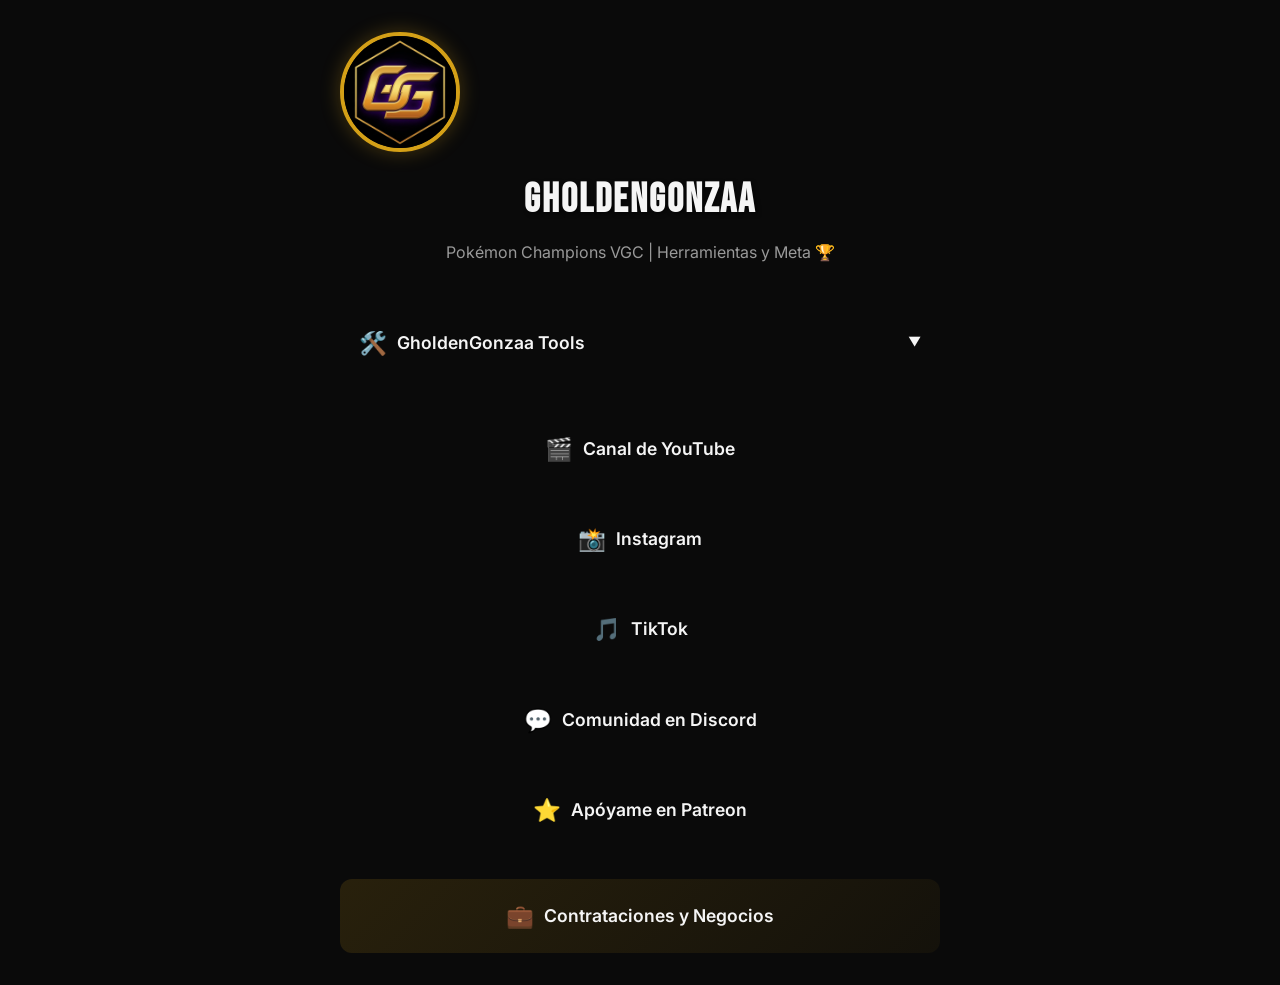
<file: gholdengonzaa-tools/index.html>
<!DOCTYPE html>
<html lang="es">
<head>
    <meta charset="UTF-8">
    <meta name="viewport" content="width=device-width, initial-scale=1.0">
    <title>GholdenGonzaa | Enlaces Oficiales</title>
    
    <!-- Meta SEO -->
    <meta name="description" content="Enlaces oficiales de GholdenGonzaa. Pokémon Champions VGC, YouTube, Discord y Patreon.">
    
    <!-- Favicon -->
    <link rel="icon" type="image/png" href="assets/logo.png">
    <link rel="shortcut icon" href="assets/logo.png" type="image/x-icon">
    
    <!-- Fonts -->
    <link href="https://fonts.googleapis.com/css2?family=Bebas+Neue&family=Inter:wght@400;600;800&display=swap" rel="stylesheet">
    
    <!-- Core Styles -->
    <link rel="stylesheet" href="css/style.css">
    
    <style>
        body {
            display: flex;
            flex-direction: column;
            align-items: center;
            min-height: 100vh;
            padding: 2rem 1rem;
            background-image: radial-gradient(circle at 50% 0%, var(--surface-1), var(--bg-color) 70%);
        }
        
        .linktree-container {
            width: 100%;
            max-width: 600px;
            text-align: center;
            animation: fadeIn 0.5s ease-out;
        }

        .profile-section {
            margin-bottom: 2.5rem;
        }

        .profile-img {
            width: 120px;
            height: 120px;
            border-radius: 50%;
            object-fit: cover;
            border: 4px solid var(--gold);
            box-shadow: 0 0 20px rgba(212, 160, 23, 0.3);
            margin-bottom: 1rem;
        }

        .profile-name {
            font-family: 'Bebas Neue', sans-serif;
            font-size: 2.5rem;
            color: var(--white);
            margin: 0;
            letter-spacing: 2px;
            text-shadow: 2px 2px 4px rgba(0,0,0,0.5);
        }

        .profile-bio {
            color: var(--text-muted);
            font-size: 1rem;
            margin-top: 0.5rem;
        }

        .links-wrapper {
            display: flex;
            flex-direction: column;
            gap: 1rem;
        }

        .link-card {
            display: flex;
            align-items: center;
            justify-content: center;
            width: 100%;
            padding: 1.2rem;
            background: var(--surface-1);
            border: 1px solid var(--border-color);
            border-radius: var(--radius);
            color: var(--white);
            text-decoration: none;
            font-weight: 600;
            font-size: 1.1rem;
            transition: all 0.2s ease;
            position: relative;
            overflow: hidden;
        }

        .link-card:hover {
            transform: translateY(-3px);
            background: var(--surface-2);
            border-color: var(--gold);
            box-shadow: 0 5px 15px rgba(212, 160, 23, 0.15);
            color: var(--gold);
        }

        .link-card::before {
            content: '';
            position: absolute;
            top: 0;
            left: 0;
            width: 4px;
            height: 100%;
            background: var(--gold);
            transform: scaleY(0);
            transition: transform 0.2s ease;
            transform-origin: bottom;
        }

        .link-card:hover::before {
            transform: scaleY(1);
        }
        
        .link-card-special {
            background: linear-gradient(135deg, rgba(212, 160, 23, 0.15) 0%, rgba(212, 160, 23, 0.05) 100%);
            border-color: rgba(212, 160, 23, 0.4);
            margin-top: 1rem;
        }
        
        .link-card-special:hover {
            background: linear-gradient(135deg, rgba(212, 160, 23, 0.25) 0%, rgba(212, 160, 23, 0.1) 100%);
        }

        .icon {
            font-size: 1.4rem;
            margin-right: 10px;
        }

        /* Accordion de herramientas */
        .tools-toggle {
            cursor: pointer;
            user-select: none;
        }
        .tools-toggle .arrow {
            margin-left: auto;
            transition: transform 0.2s ease;
            font-size: 0.8rem;
        }
        .tools-toggle.open .arrow {
            transform: rotate(180deg);
        }
        .tools-submenu {
            max-height: 0;
            overflow: hidden;
            transition: max-height 0.3s ease;
            display: flex;
            flex-direction: column;
            gap: 0.5rem;
            padding-left: 1.5rem;
        }
        .tools-submenu.open {
            max-height: 400px;
            margin-top: 0.5rem;
        }
        .tools-submenu .link-card {
            padding: 0.8rem 1rem;
            font-size: 0.95rem;
            background: var(--surface-2);
            border-color: transparent;
        }

        @keyframes fadeIn {
            from { opacity: 0; transform: translateY(20px); }
            to { opacity: 1; transform: translateY(0); }
        }
    </style>
</head>
<body>

    <div class="linktree-container">
        
        <div class="profile-section">
            <!-- Podes cambiar esta imagen por otra si preferís -->
            <img src="assets/logo.png" alt="GholdenGonzaa" class="profile-img">
            <h1 class="profile-name">GHOLDENGONZAA</h1>
            <p class="profile-bio">Pokémon Champions VGC | Herramientas y Meta 🏆</p>
        </div>

        <div class="links-wrapper">
            
            <div class="link-card tools-toggle" onclick="this.classList.toggle('open'); document.getElementById('toolsMenu').classList.toggle('open');">
                <span class="icon">🛠️</span> GholdenGonzaa Tools
                <span class="arrow">▼</span>
            </div>
            <div id="toolsMenu" class="tools-submenu">
                <a href="tierlist.html" class="link-card">📊 Tier List</a>
                <a href="speed-calc.html" class="link-card">⚡ Speed Tiers</a>
                <a href="counters.html" class="link-card">🎯 Counters</a>
                <a href="teambuilder.html" class="link-card">🧩 Team Builder</a>
            </div>
            
            <a href="https://www.youtube.com/channel/UCk_cRnqOCeWTSwmQooW19sA" target="_blank" rel="noopener noreferrer" class="link-card">
                <span class="icon">🎬</span> Canal de YouTube
            </a>

            <a href="https://www.instagram.com/gholdengonzaa/" target="_blank" rel="noopener noreferrer" class="link-card">
                <span class="icon">📸</span> Instagram
            </a>

            <a href="https://www.tiktok.com/@gholdengonzaa" target="_blank" rel="noopener noreferrer" class="link-card">
                <span class="icon">🎵</span> TikTok
            </a>

            <a href="https://discord.gg/K52eDVeh" target="_blank" rel="noopener noreferrer" class="link-card">
                <span class="icon">💬</span> Comunidad en Discord
            </a>

            <a href="https://www.patreon.com/15868000/join" target="_blank" rel="noopener noreferrer" class="link-card">
                <span class="icon">⭐</span> Apóyame en Patreon
            </a>

            <a href="mailto:msqgonzaa@gmail.com" class="link-card link-card-special">
                <span class="icon">💼</span> Contrataciones y Negocios
            </a>

        </div>

    </div>

</body>
</html>
</file>
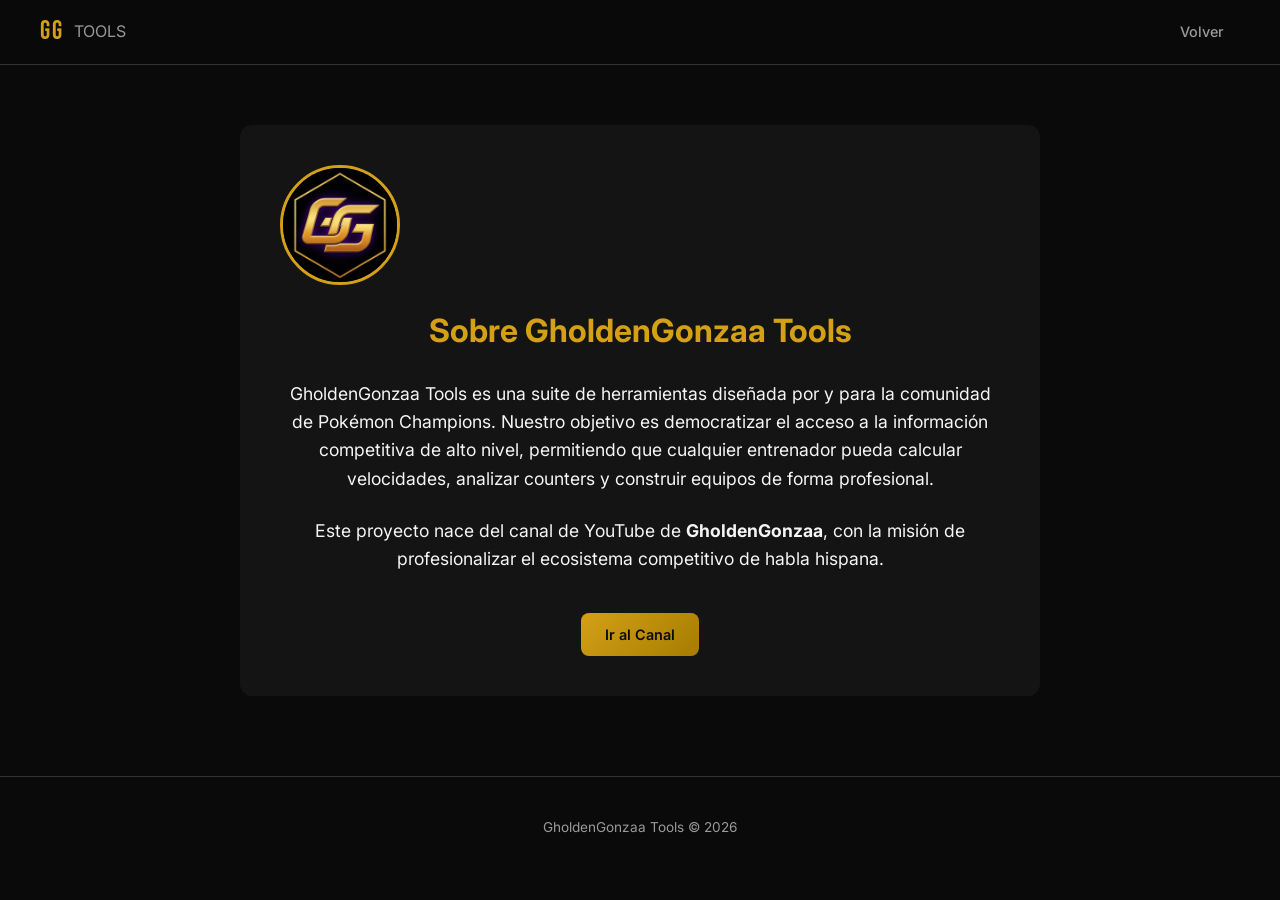
<file: gholdengonzaa-tools/about.html>
<!DOCTYPE html>
<html lang="es">
<head>
  <meta charset="UTF-8">
  <meta name="viewport" content="width=device-width, initial-scale=1.0">
  <title>Sobre Nosotros | GholdenGonzaa Tools</title>
  <link rel="icon" type="image/png" href="assets/logo.png">
  <link rel="stylesheet" href="css/style.css">
  <style>
    .docs-content { max-width: 800px; margin: 60px auto; padding: 40px; background: var(--surface); border-radius: 12px; line-height: 1.6; text-align: center; }
    .docs-content h1 { color: var(--gold); margin-bottom: 24px; }
    .docs-content p { margin-bottom: 24px; color: var(--text); font-size: 1.1rem; }
    .profile-img { width: 120px; height: 120px; border-radius: 50%; border: 3px solid var(--gold); margin-bottom: 20px; }
  </style>
  <script async src="https://pagead2.googlesyndication.com/pagead/js/adsbygoogle.js?client=ca-pub-9476094296112630"
     crossorigin="anonymous"></script>
</head>
<body>
  <nav class="navbar">
    <div class="navbar-inner">
      <a href="index.html" class="navbar-logo">GG <span>TOOLS</span></a>
      <ul class="nav-links">
        <li><a href="index.html">Volver</a></li>
      </ul>
    </div>
  </nav>

  <main class="container">
    <div class="docs-content">
      <img src="assets/logo.png" alt="GholdenGonzaa" class="profile-img">
      <h1>Sobre GholdenGonzaa Tools</h1>
      <p>GholdenGonzaa Tools es una suite de herramientas diseñada por y para la comunidad de Pokémon Champions. Nuestro objetivo es democratizar el acceso a la información competitiva de alto nivel, permitiendo que cualquier entrenador pueda calcular velocidades, analizar counters y construir equipos de forma profesional.</p>
      <p>Este proyecto nace del canal de YouTube de <strong>GholdenGonzaa</strong>, con la misión de profesionalizar el ecosistema competitivo de habla hispana.</p>
      <div style="margin-top: 40px;">
        <a href="https://www.youtube.com/@gholdengonzaa" class="btn btn-gold">Ir al Canal</a>
      </div>
    </div>
  </main>

  <footer class="footer">
    <p>GholdenGonzaa Tools © 2026</p>
  </footer>
</body>
</html>
</file>
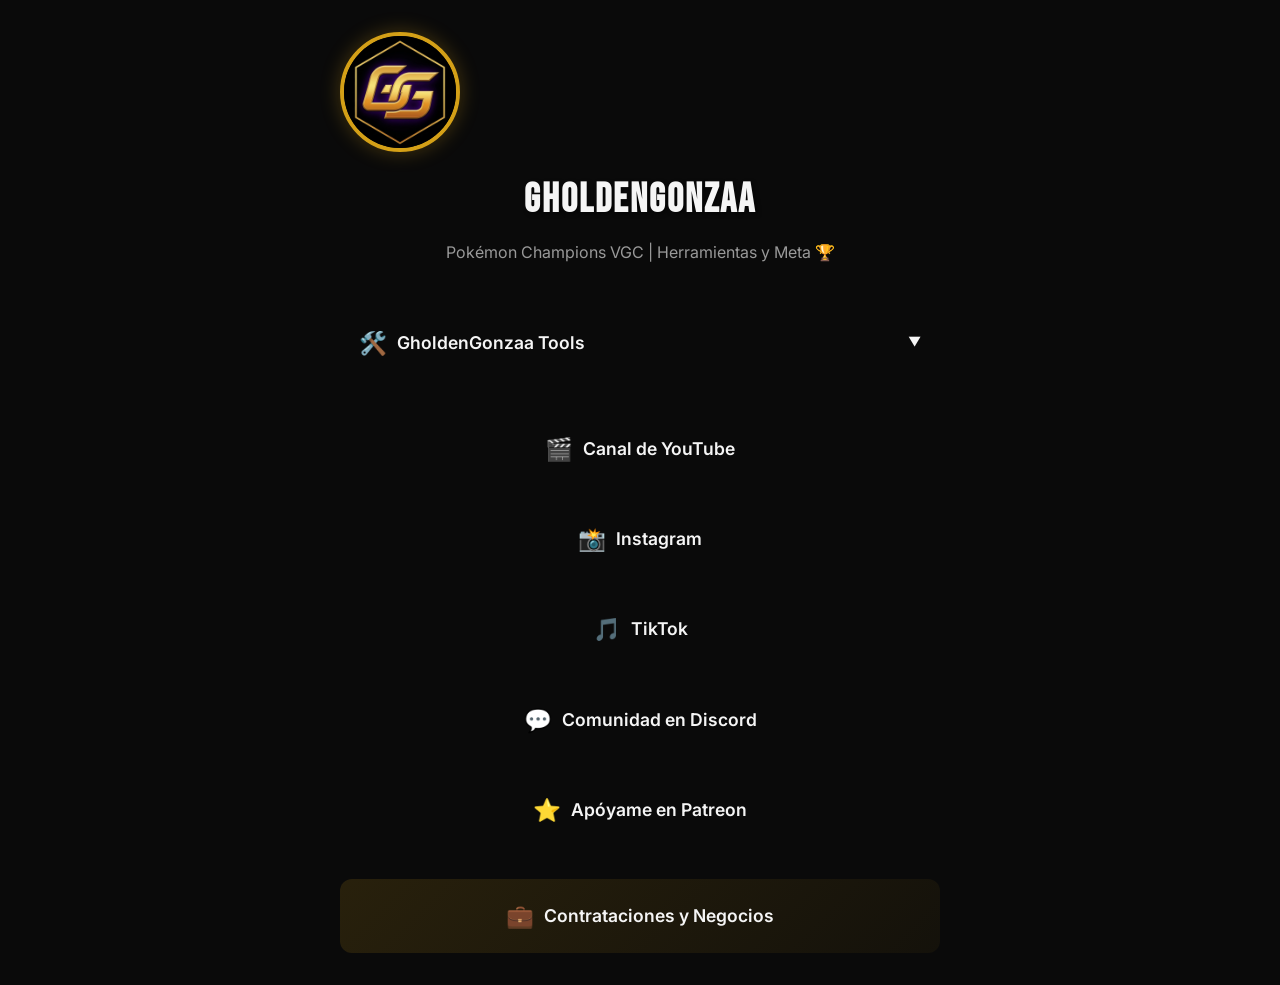
<file: gholdengonzaa-tools/links.html>
<!DOCTYPE html>
<html lang="es">
<head>
    <meta charset="UTF-8">
    <meta name="viewport" content="width=device-width, initial-scale=1.0">
    <title>GholdenGonzaa | Enlaces Oficiales</title>
    
    <!-- Meta SEO -->
    <meta name="description" content="Enlaces oficiales de GholdenGonzaa. Pokémon Champions VGC, YouTube, Discord y Patreon.">
    
    <!-- Favicon -->
    <link rel="icon" type="image/png" href="assets/logo.png">
    <link rel="shortcut icon" href="assets/logo.png" type="image/x-icon">
    
    <!-- Fonts -->
    <link href="https://fonts.googleapis.com/css2?family=Bebas+Neue&family=Inter:wght@400;600;800&display=swap" rel="stylesheet">
    
    <!-- Core Styles -->
    <link rel="stylesheet" href="css/style.css">
    
    <style>
        body {
            display: flex;
            flex-direction: column;
            align-items: center;
            min-height: 100vh;
            padding: 2rem 1rem;
            background-image: radial-gradient(circle at 50% 0%, var(--surface-1), var(--bg-color) 70%);
        }
        
        .linktree-container {
            width: 100%;
            max-width: 600px;
            text-align: center;
            animation: fadeIn 0.5s ease-out;
        }

        .profile-section {
            margin-bottom: 2.5rem;
        }

        .profile-img {
            width: 120px;
            height: 120px;
            border-radius: 50%;
            object-fit: cover;
            border: 4px solid var(--gold);
            box-shadow: 0 0 20px rgba(212, 160, 23, 0.3);
            margin-bottom: 1rem;
        }

        .profile-name {
            font-family: 'Bebas Neue', sans-serif;
            font-size: 2.5rem;
            color: var(--white);
            margin: 0;
            letter-spacing: 2px;
            text-shadow: 2px 2px 4px rgba(0,0,0,0.5);
        }

        .profile-bio {
            color: var(--text-muted);
            font-size: 1rem;
            margin-top: 0.5rem;
        }

        .links-wrapper {
            display: flex;
            flex-direction: column;
            gap: 1rem;
        }

        .link-card {
            display: flex;
            align-items: center;
            justify-content: center;
            width: 100%;
            padding: 1.2rem;
            background: var(--surface-1);
            border: 1px solid var(--border-color);
            border-radius: var(--radius);
            color: var(--white);
            text-decoration: none;
            font-weight: 600;
            font-size: 1.1rem;
            transition: all 0.2s ease;
            position: relative;
            overflow: hidden;
        }

        .link-card:hover {
            transform: translateY(-3px);
            background: var(--surface-2);
            border-color: var(--gold);
            box-shadow: 0 5px 15px rgba(212, 160, 23, 0.15);
            color: var(--gold);
        }

        .link-card::before {
            content: '';
            position: absolute;
            top: 0;
            left: 0;
            width: 4px;
            height: 100%;
            background: var(--gold);
            transform: scaleY(0);
            transition: transform 0.2s ease;
            transform-origin: bottom;
        }

        .link-card:hover::before {
            transform: scaleY(1);
        }
        
        .link-card-special {
            background: linear-gradient(135deg, rgba(212, 160, 23, 0.15) 0%, rgba(212, 160, 23, 0.05) 100%);
            border-color: rgba(212, 160, 23, 0.4);
            margin-top: 1rem;
        }
        
        .link-card-special:hover {
            background: linear-gradient(135deg, rgba(212, 160, 23, 0.25) 0%, rgba(212, 160, 23, 0.1) 100%);
        }

        .icon {
            font-size: 1.4rem;
            margin-right: 10px;
        }

        /* Accordion de herramientas */
        .tools-toggle {
            cursor: pointer;
            user-select: none;
        }
        .tools-toggle .arrow {
            margin-left: auto;
            transition: transform 0.2s ease;
            font-size: 0.8rem;
        }
        .tools-toggle.open .arrow {
            transform: rotate(180deg);
        }
        .tools-submenu {
            max-height: 0;
            overflow: hidden;
            transition: max-height 0.3s ease;
            display: flex;
            flex-direction: column;
            gap: 0.5rem;
            padding-left: 1.5rem;
        }
        .tools-submenu.open {
            max-height: 400px;
            margin-top: 0.5rem;
        }
        .tools-submenu .link-card {
            padding: 0.8rem 1rem;
            font-size: 0.95rem;
            background: var(--surface-2);
            border-color: transparent;
        }

        @keyframes fadeIn {
            from { opacity: 0; transform: translateY(20px); }
            to { opacity: 1; transform: translateY(0); }
        }
    </style>
</head>
<body>

    <div class="linktree-container">
        
        <div class="profile-section">
            <!-- Podes cambiar esta imagen por otra si preferís -->
            <img src="assets/logo.png" alt="GholdenGonzaa" class="profile-img">
            <h1 class="profile-name">GHOLDENGONZAA</h1>
            <p class="profile-bio">Pokémon Champions VGC | Herramientas y Meta 🏆</p>
        </div>

        <div class="links-wrapper">
            
            <div class="link-card tools-toggle" onclick="this.classList.toggle('open'); document.getElementById('toolsMenu').classList.toggle('open');">
                <span class="icon">🛠️</span> GholdenGonzaa Tools
                <span class="arrow">▼</span>
            </div>
            <div id="toolsMenu" class="tools-submenu">
                <a href="index.html" class="link-card">📊 Tier List</a>
                <a href="speed-calc.html" class="link-card">⚡ Speed Tiers</a>
                <a href="counters.html" class="link-card">🎯 Counters</a>
                <a href="teambuilder.html" class="link-card">🧩 Team Builder</a>
            </div>
            
            <a href="https://www.youtube.com/channel/UCk_cRnqOCeWTSwmQooW19sA" target="_blank" rel="noopener noreferrer" class="link-card">
                <span class="icon">🎬</span> Canal de YouTube
            </a>

            <a href="https://www.instagram.com/gholdengonzaa/" target="_blank" rel="noopener noreferrer" class="link-card">
                <span class="icon">📸</span> Instagram
            </a>

            <a href="https://www.tiktok.com/@gholdengonzaa" target="_blank" rel="noopener noreferrer" class="link-card">
                <span class="icon">🎵</span> TikTok
            </a>

            <a href="https://discord.gg/K52eDVeh" target="_blank" rel="noopener noreferrer" class="link-card">
                <span class="icon">💬</span> Comunidad en Discord
            </a>

            <a href="https://www.patreon.com/15868000/join" target="_blank" rel="noopener noreferrer" class="link-card">
                <span class="icon">⭐</span> Apóyame en Patreon
            </a>

            <a href="mailto:msqgonzaa@gmail.com" class="link-card link-card-special">
                <span class="icon">💼</span> Contrataciones y Negocios
            </a>

        </div>

    </div>

</body>
</html>
</file>
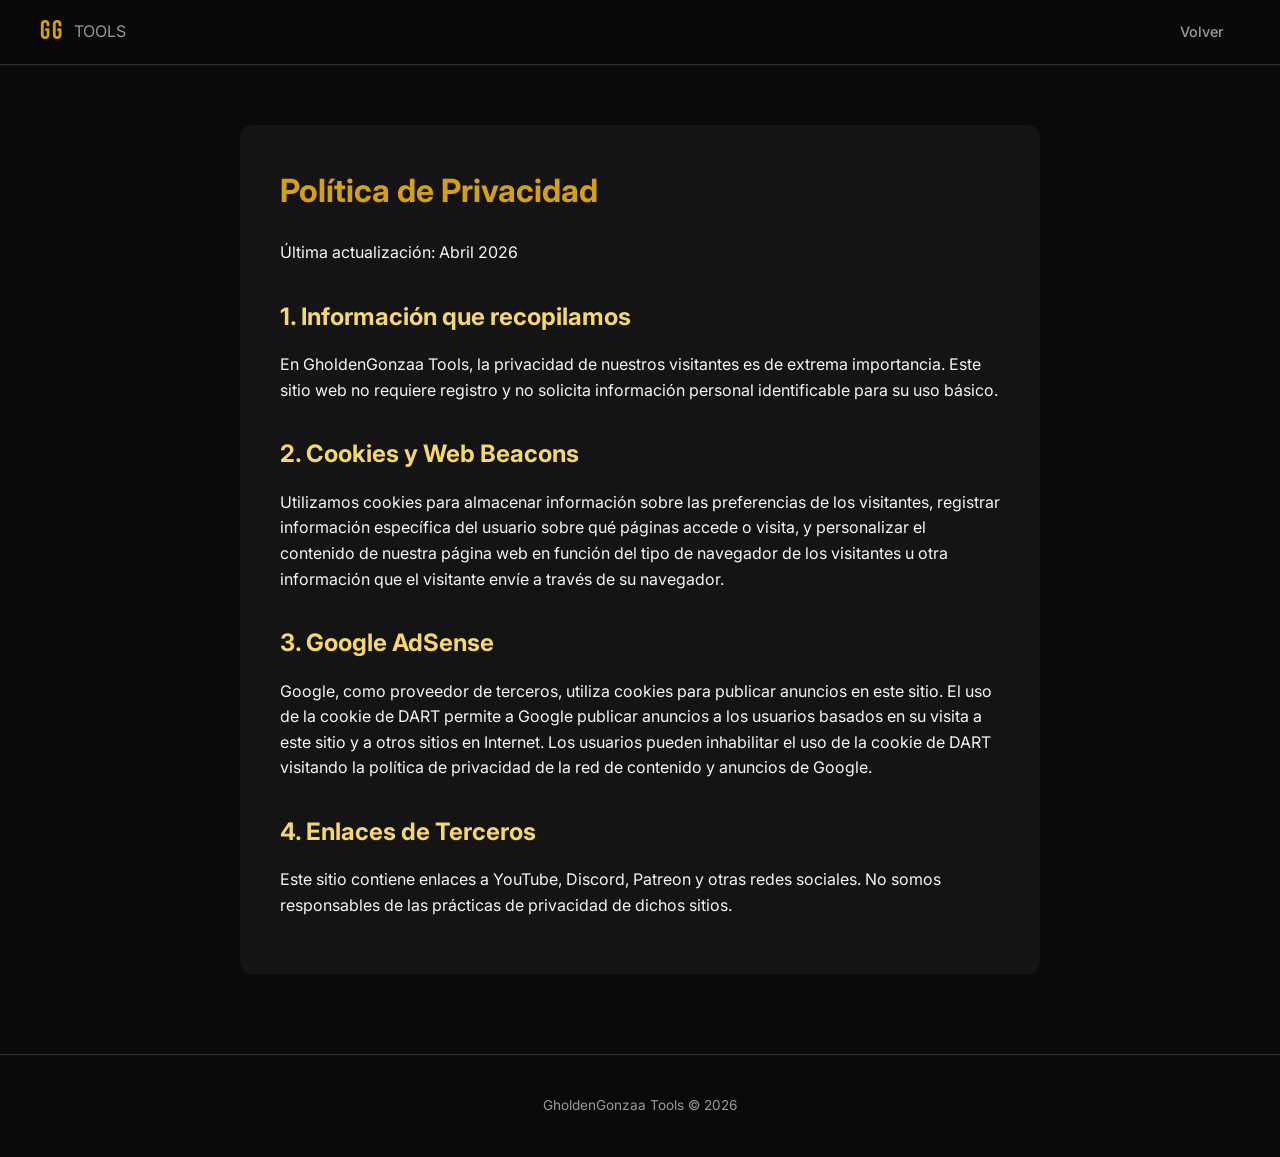
<file: gholdengonzaa-tools/privacy.html>
<!DOCTYPE html>
<html lang="es">
<head>
  <meta charset="UTF-8">
  <meta name="viewport" content="width=device-width, initial-scale=1.0">
  <title>Política de Privacidad | GholdenGonzaa Tools</title>
  <link rel="icon" type="image/png" href="assets/logo.png">
  <link rel="stylesheet" href="css/style.css">
  <style>
    .docs-content { max-width: 800px; margin: 60px auto; padding: 40px; background: var(--surface); border-radius: 12px; line-height: 1.6; }
    .docs-content h1 { color: var(--gold); margin-bottom: 24px; }
    .docs-content h2 { color: var(--gold-light); margin-top: 32px; margin-bottom: 16px; }
    .docs-content p { margin-bottom: 16px; color: var(--text); }
  </style>
  <script async src="https://pagead2.googlesyndication.com/pagead/js/adsbygoogle.js?client=ca-pub-9476094296112630"
     crossorigin="anonymous"></script>
</head>
<body>
  <nav class="navbar">
    <div class="navbar-inner">
      <a href="index.html" class="navbar-logo">GG <span>TOOLS</span></a>
      <ul class="nav-links">
        <li><a href="index.html">Volver</a></li>
      </ul>
    </div>
  </nav>

  <main class="container">
    <div class="docs-content">
      <h1>Política de Privacidad</h1>
      <p>Última actualización: Abril 2026</p>
      
      <h2>1. Información que recopilamos</h2>
      <p>En GholdenGonzaa Tools, la privacidad de nuestros visitantes es de extrema importancia. Este sitio web no requiere registro y no solicita información personal identificable para su uso básico.</p>
      
      <h2>2. Cookies y Web Beacons</h2>
      <p>Utilizamos cookies para almacenar información sobre las preferencias de los visitantes, registrar información específica del usuario sobre qué páginas accede o visita, y personalizar el contenido de nuestra página web en función del tipo de navegador de los visitantes u otra información que el visitante envíe a través de su navegador.</p>
      
      <h2>3. Google AdSense</h2>
      <p>Google, como proveedor de terceros, utiliza cookies para publicar anuncios en este sitio. El uso de la cookie de DART permite a Google publicar anuncios a los usuarios basados en su visita a este sitio y a otros sitios en Internet. Los usuarios pueden inhabilitar el uso de la cookie de DART visitando la política de privacidad de la red de contenido y anuncios de Google.</p>
      
      <h2>4. Enlaces de Terceros</h2>
      <p>Este sitio contiene enlaces a YouTube, Discord, Patreon y otras redes sociales. No somos responsables de las prácticas de privacidad de dichos sitios.</p>
    </div>
  </main>

  <footer class="footer">
    <p>GholdenGonzaa Tools © 2026</p>
  </footer>
</body>
</html>
</file>
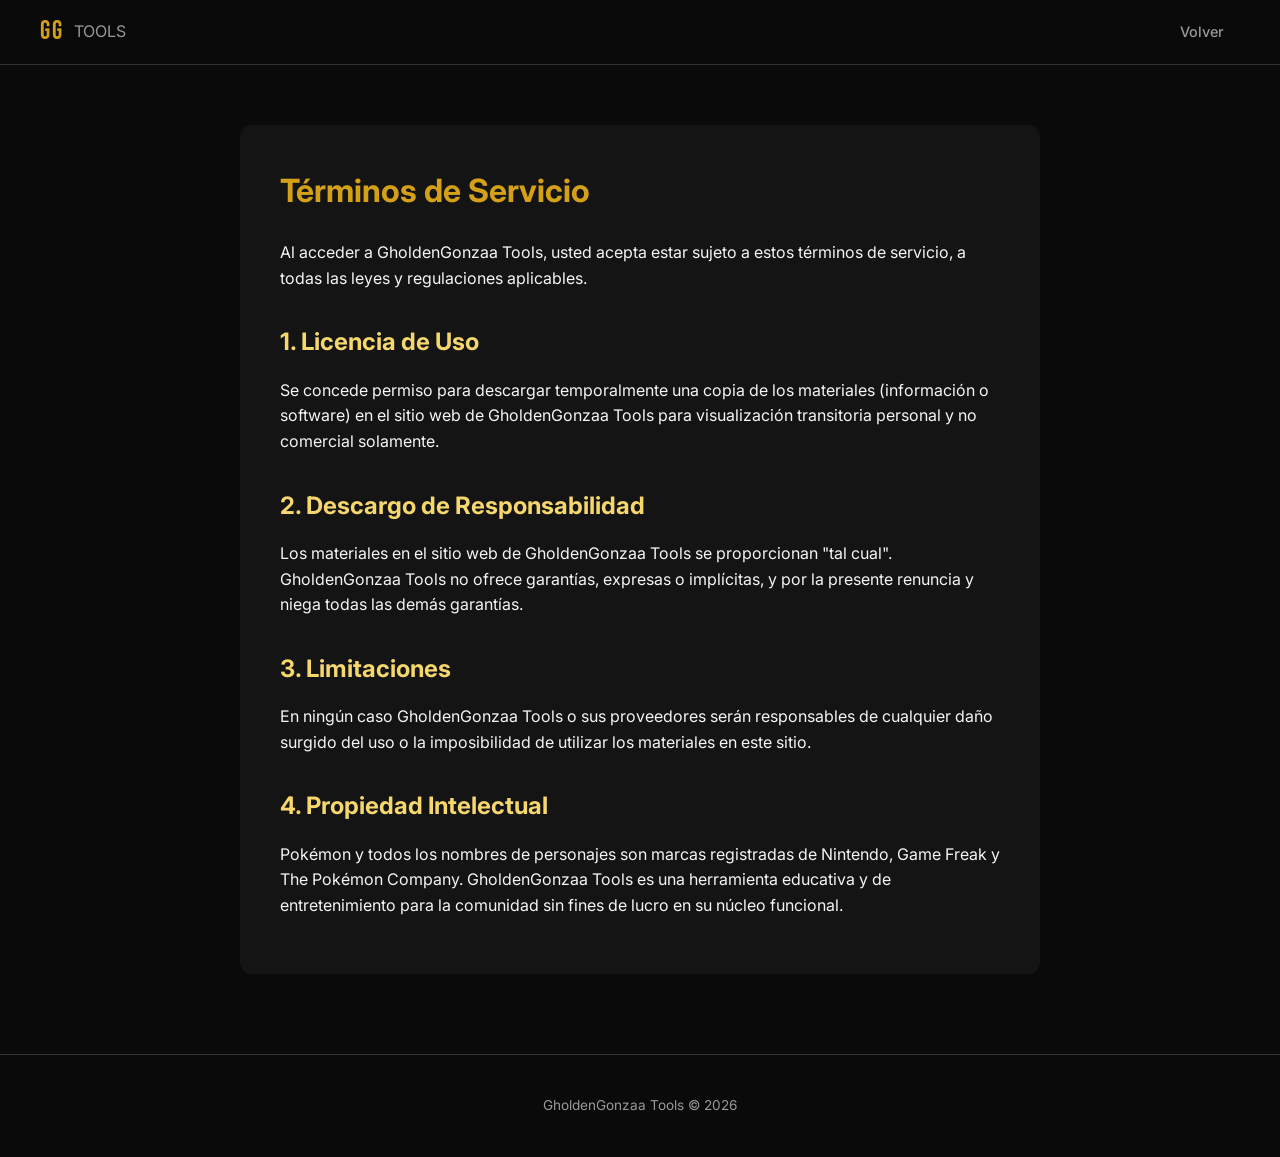
<file: gholdengonzaa-tools/terms.html>
<!DOCTYPE html>
<html lang="es">
<head>
  <meta charset="UTF-8">
  <meta name="viewport" content="width=device-width, initial-scale=1.0">
  <title>Términos y Condiciones | GholdenGonzaa Tools</title>
  <link rel="icon" type="image/png" href="assets/logo.png">
  <link rel="stylesheet" href="css/style.css">
  <style>
    .docs-content { max-width: 800px; margin: 60px auto; padding: 40px; background: var(--surface); border-radius: 12px; line-height: 1.6; }
    .docs-content h1 { color: var(--gold); margin-bottom: 24px; }
    .docs-content h2 { color: var(--gold-light); margin-top: 32px; margin-bottom: 16px; }
    .docs-content p { margin-bottom: 16px; color: var(--text); }
  </style>
  <script async src="https://pagead2.googlesyndication.com/pagead/js/adsbygoogle.js?client=ca-pub-9476094296112630"
     crossorigin="anonymous"></script>
</head>
<body>
  <nav class="navbar">
    <div class="navbar-inner">
      <a href="index.html" class="navbar-logo">GG <span>TOOLS</span></a>
      <ul class="nav-links">
        <li><a href="index.html">Volver</a></li>
      </ul>
    </div>
  </nav>

  <main class="container">
    <div class="docs-content">
      <h1>Términos de Servicio</h1>
      <p>Al acceder a GholdenGonzaa Tools, usted acepta estar sujeto a estos términos de servicio, a todas las leyes y regulaciones aplicables.</p>
      
      <h2>1. Licencia de Uso</h2>
      <p>Se concede permiso para descargar temporalmente una copia de los materiales (información o software) en el sitio web de GholdenGonzaa Tools para visualización transitoria personal y no comercial solamente.</p>
      
      <h2>2. Descargo de Responsabilidad</h2>
      <p>Los materiales en el sitio web de GholdenGonzaa Tools se proporcionan "tal cual". GholdenGonzaa Tools no ofrece garantías, expresas o implícitas, y por la presente renuncia y niega todas las demás garantías.</p>
      
      <h2>3. Limitaciones</h2>
      <p>En ningún caso GholdenGonzaa Tools o sus proveedores serán responsables de cualquier daño surgido del uso o la imposibilidad de utilizar los materiales en este sitio.</p>
      
      <h2>4. Propiedad Intelectual</h2>
      <p>Pokémon y todos los nombres de personajes son marcas registradas de Nintendo, Game Freak y The Pokémon Company. GholdenGonzaa Tools es una herramienta educativa y de entretenimiento para la comunidad sin fines de lucro en su núcleo funcional.</p>
    </div>
  </main>

  <footer class="footer">
    <p>GholdenGonzaa Tools © 2026</p>
  </footer>
</body>
</html>
</file>
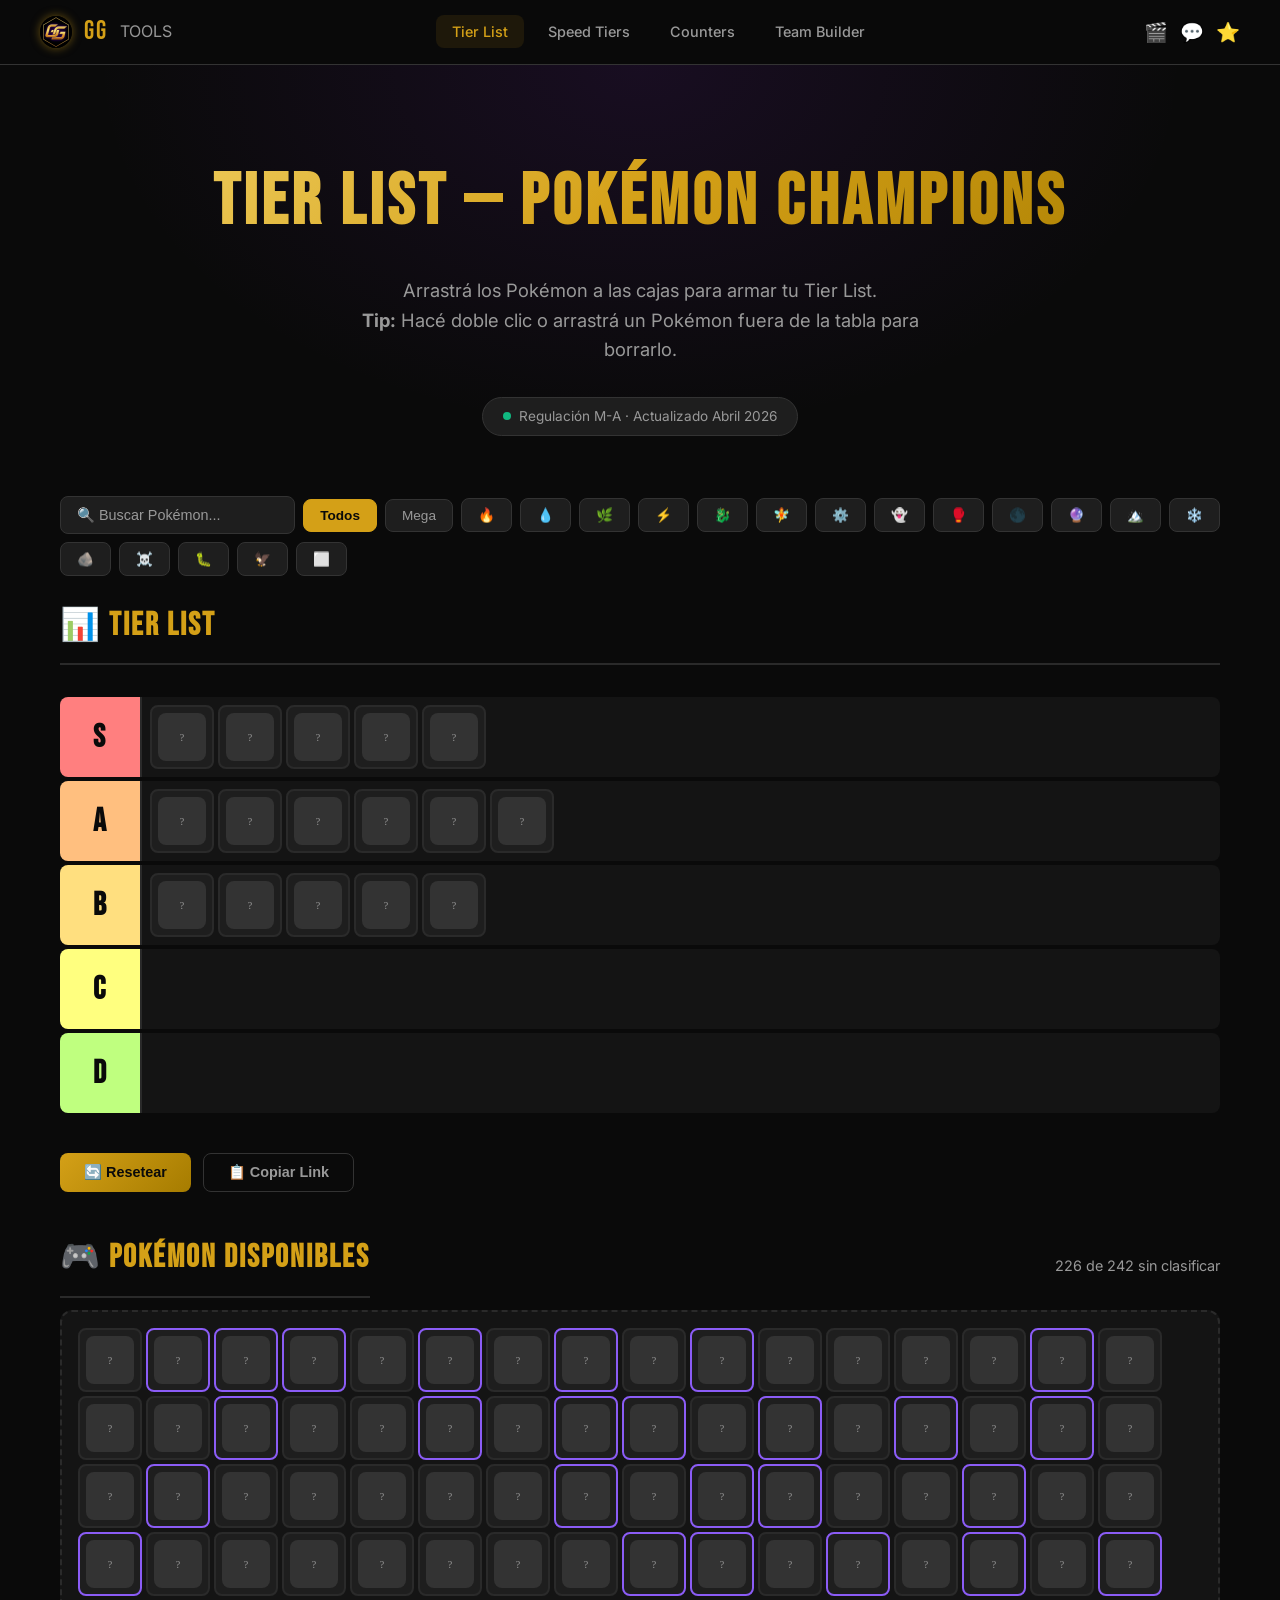
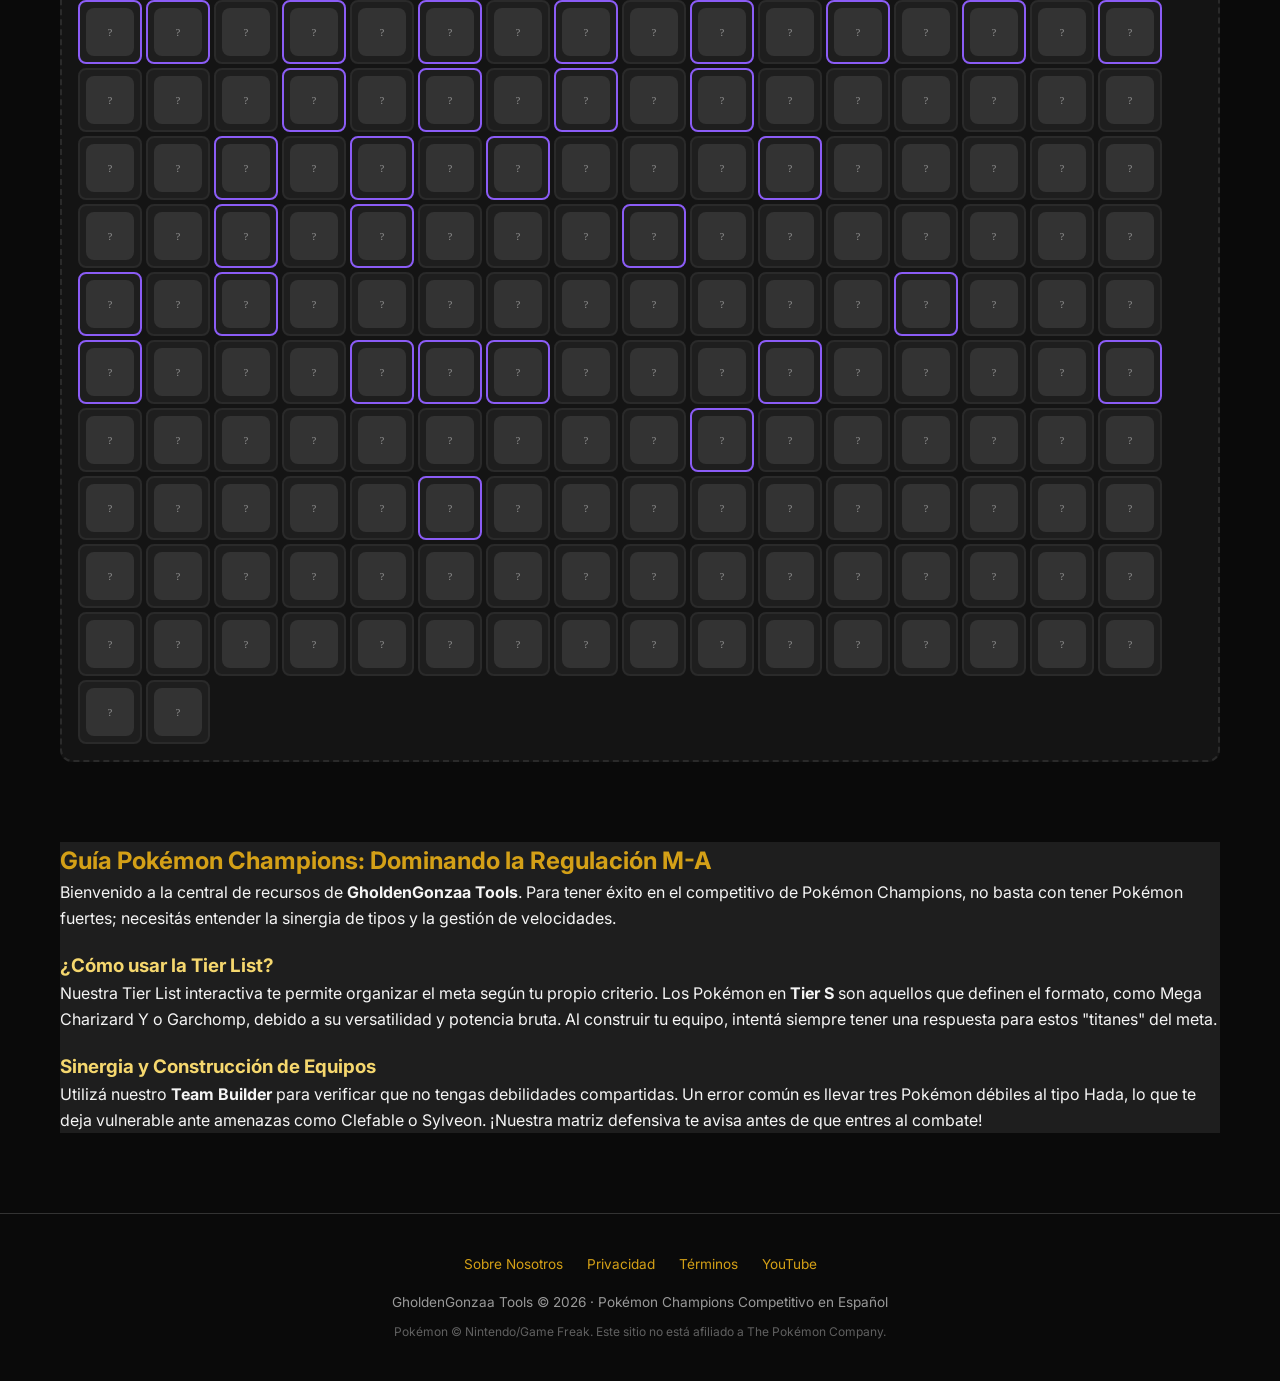
<file: gholdengonzaa-tools/tierlist.html>
<!DOCTYPE html>
<html lang="es">
<head>
  <meta charset="UTF-8">
  <meta name="viewport" content="width=device-width, initial-scale=1.0">
  <link rel="icon" type="image/png" href="/assets/logo.png">
  <link rel="shortcut icon" href="/assets/logo.png">
  <title>Tier List Pokémon Champions 2026 — Ranking Competitivo en Español | GholdenGonzaa</title>
  <meta name="description" content="Tier List actualizada de Pokémon Champions en español. Ranking competitivo de los mejores Pokémon y Megas del meta actual. Herramientas gratuitas por GholdenGonzaa.">
  <meta name="keywords" content="Pokemon Champions tier list, tier list español, Pokemon competitivo, mejores Pokemon Champions, mega evolutions ranking, GholdenGonzaa">
  <meta property="og:title" content="GholdenGonzaa Tools — Tier List Pokémon Champions">
  <meta property="og:description" content="Herramientas gratuitas de Pokémon Champions competitivo en español.">
  <meta property="og:type" content="website">
  <link rel="stylesheet" href="css/style.css">
  <script async src="https://pagead2.googlesyndication.com/pagead/js/adsbygoogle.js?client=ca-pub-9476094296112630"
     crossorigin="anonymous"></script>
</head>
<body>

  <!-- Navbar -->
  <nav class="navbar">
    <div class="navbar-inner">
      <a href="index.html" class="navbar-logo" style="gap: 12px;">
        <img src="assets/logo.png" alt="GG Logo" style="height: 32px; border-radius: 50%; box-shadow: 0 0 10px rgba(212,160,23,0.5);">
        GG <span>TOOLS</span>
      </a>
      <ul class="nav-links">
        <li><a href="tierlist.html" class="active">Tier List</a></li>
        <li><a href="speed-calc.html">Speed Tiers</a></li>
        <li><a href="counters.html">Counters</a></li>
        <li><a href="teambuilder.html">Team Builder</a></li>
      </ul>
      <div class="nav-social">
        <a href="https://www.youtube.com/channel/UCk_cRnqOCeWTSwmQooW19sA" target="_blank" title="YouTube">🎬</a>
        <a href="https://discord.gg/K52eDVeh" target="_blank" title="Discord">💬</a>
        <a href="https://www.patreon.com/15868000/join" target="_blank" title="Patreon">⭐</a>
      </div>
    </div>
  </nav>

  <!-- Hero -->
  <section class="hero">
    <h1>TIER LIST — POKÉMON CHAMPIONS</h1>
    <p>Arrastrá los Pokémon a las cajas para armar tu Tier List. <br><strong>Tip:</strong> Hacé doble clic o arrastrá un Pokémon fuera de la tabla para borrarlo.</p>
    <div class="hero-badge"><span class="dot"></span> Regulación M-A · Actualizado Abril 2026</div>
  </section>

  <!-- Main Content -->
  <main class="container">

    <!-- Filters -->
    <div class="filters-bar" id="filters">
      <input type="text" class="search-input" id="searchInput" placeholder="🔍 Buscar Pokémon...">
      <button class="filter-btn active" data-filter="all">Todos</button>
      <button class="filter-btn" data-filter="mega">Mega</button>
      <button class="filter-btn" data-filter="fire">🔥</button>
      <button class="filter-btn" data-filter="water">💧</button>
      <button class="filter-btn" data-filter="grass">🌿</button>
      <button class="filter-btn" data-filter="electric">⚡</button>
      <button class="filter-btn" data-filter="dragon">🐉</button>
      <button class="filter-btn" data-filter="fairy">🧚</button>
      <button class="filter-btn" data-filter="steel">⚙️</button>
      <button class="filter-btn" data-filter="ghost">👻</button>
      <button class="filter-btn" data-filter="fighting">🥊</button>
      <button class="filter-btn" data-filter="dark">🌑</button>
      <button class="filter-btn" data-filter="psychic">🔮</button>
      <button class="filter-btn" data-filter="ground">🏔️</button>
      <button class="filter-btn" data-filter="ice">❄️</button>
      <button class="filter-btn" data-filter="rock">🪨</button>
      <button class="filter-btn" data-filter="poison">☠️</button>
      <button class="filter-btn" data-filter="bug">🐛</button>
      <button class="filter-btn" data-filter="flying">🦅</button>
      <button class="filter-btn" data-filter="normal">⬜</button>
    </div>

    <!-- Tier List -->
    <h2 class="section-title">📊 Tier List</h2>
    <div class="tier-container" id="tierContainer">
      <div class="tier-row">
        <div class="tier-label tier-s">S</div>
        <div class="tier-pokemon" id="tier-s" data-tier="s"></div>
      </div>
      <div class="tier-row">
        <div class="tier-label tier-a">A</div>
        <div class="tier-pokemon" id="tier-a" data-tier="a"></div>
      </div>
      <div class="tier-row">
        <div class="tier-label tier-b">B</div>
        <div class="tier-pokemon" id="tier-b" data-tier="b"></div>
      </div>
      <div class="tier-row">
        <div class="tier-label tier-c">C</div>
        <div class="tier-pokemon" id="tier-c" data-tier="c"></div>
      </div>
      <div class="tier-row">
        <div class="tier-label tier-d">D</div>
        <div class="tier-pokemon" id="tier-d" data-tier="d"></div>
      </div>
    </div>

    <!-- Export -->
    <div style="display:flex; gap:12px; margin-bottom:40px; flex-wrap:wrap;">
      <button class="btn btn-gold" id="btnReset">🔄 Resetear</button>
      <button class="btn btn-outline" id="btnShare">📋 Copiar Link</button>
    </div>

    <!-- Untiered Pool -->
    <div class="roster-pool-header">
      <h2 class="section-title" style="margin-bottom:0;">🎮 Pokémon Disponibles</h2>
      <span id="pokeCount" style="color:var(--text-muted); font-size:0.9rem;"></span>
    </div>
    <div class="roster-pool" id="rosterPool"></div>

    <!-- SEO Content Section -->
    <section class="docs-content" style="margin-top: 80px; text-align: left; background: var(--surface-2);">
      <h2 style="color:var(--gold);">Guía Pokémon Champions: Dominando la Regulación M-A</h2>
      <p>Bienvenido a la central de recursos de <strong>GholdenGonzaa Tools</strong>. Para tener éxito en el competitivo de Pokémon Champions, no basta con tener Pokémon fuertes; necesitás entender la sinergia de tipos y la gestión de velocidades.</p>
      <h3 style="color:var(--gold-light); margin-top:20px;">¿Cómo usar la Tier List?</h3>
      <p>Nuestra Tier List interactiva te permite organizar el meta según tu propio criterio. Los Pokémon en <strong>Tier S</strong> son aquellos que definen el formato, como Mega Charizard Y o Garchomp, debido a su versatilidad y potencia bruta. Al construir tu equipo, intentá siempre tener una respuesta para estos "titanes" del meta.</p>
      <h3 style="color:var(--gold-light); margin-top:20px;">Sinergia y Construcción de Equipos</h3>
      <p>Utilizá nuestro <strong>Team Builder</strong> para verificar que no tengas debilidades compartidas. Un error común es llevar tres Pokémon débiles al tipo Hada, lo que te deja vulnerable ante amenazas como Clefable o Sylveon. ¡Nuestra matriz defensiva te avisa antes de que entres al combate!</p>
    </section>

  </main>

  <!-- Footer -->
  <footer class="footer">
    <div class="footer-links">
      <a href="about.html">Sobre Nosotros</a>
      <a href="privacy.html">Privacidad</a>
      <a href="terms.html">Términos</a>
      <a href="https://www.youtube.com/@gholdengonzaa" target="_blank">YouTube</a>
    </div>
    <p>GholdenGonzaa Tools © 2026 · Pokémon Champions Competitivo en Español</p>
    <p style="margin-top:8px; font-size:0.75rem; opacity:0.6;">Pokémon © Nintendo/Game Freak. Este sitio no está afiliado a The Pokémon Company.</p>
  </footer>

  <script src="js/data.js"></script>
  <script src="js/common.js"></script>
  <script src="js/tierlist.js"></script>
</body>
</html>
</file>
<file: gholdengonzaa-tools/css/style.css>
/* =====================================================
   GHOLDENGONZAA TOOLS — Design System
   Palette: Gold #D4A017 | Violet #6B21A8 | Black #0A0A0A
   ===================================================== */

@import url('https://fonts.googleapis.com/css2?family=Bebas+Neue&family=Inter:wght@400;500;600;700&family=Oswald:wght@400;500;600;700&display=swap');

/* === CSS Variables === */
:root {
  --gold: #D4A017;
  --gold-light: #F5D76E;
  --gold-dark: #A67C00;
  --violet: #6B21A8;
  --violet-light: #8B5CF6;
  --violet-dark: #4A0080;
  --black: #0A0A0A;
  --surface: #141414;
  --surface-2: #1E1E1E;
  --surface-3: #2A2A2A;
  --border: #333;
  --text: #F5F5F5;
  --text-muted: #999;
  --emerald: #10B981;
  --red: #EF4444;
  --font-display: 'Bebas Neue', 'Oswald', sans-serif;
  --font-body: 'Inter', system-ui, sans-serif;
  --radius: 12px;
  --radius-sm: 8px;
  --shadow: 0 4px 24px rgba(0,0,0,0.5);
  --shadow-gold: 0 0 20px rgba(212,160,23,0.15);
  --transition: 0.25s cubic-bezier(0.4, 0, 0.2, 1);
}

/* === Reset & Base === */
*, *::before, *::after { box-sizing: border-box; margin: 0; padding: 0; }

html { scroll-behavior: smooth; }

body {
  font-family: var(--font-body);
  background: var(--black);
  color: var(--text);
  line-height: 1.6;
  min-height: 100vh;
  overflow-x: hidden;
}

a { color: var(--gold); text-decoration: none; transition: color var(--transition); }
a:hover { color: var(--gold-light); }

img { max-width: 100%; display: block; }

/* === Layout === */
.container { max-width: 1200px; margin: 0 auto; padding: 0 20px; }

/* === Header / Navbar === */
.navbar {
  position: sticky; top: 0; z-index: 100;
  background: rgba(10,10,10,0.92);
  backdrop-filter: blur(16px);
  border-bottom: 1px solid var(--border);
  padding: 0 20px;
}
.navbar-inner {
  max-width: 1200px; margin: 0 auto;
  display: flex; align-items: center; justify-content: space-between;
  height: 64px;
}
.navbar-logo {
  font-family: var(--font-display);
  font-size: 1.6rem; letter-spacing: 2px;
  color: var(--gold);
  display: flex; align-items: center; gap: 10px;
}
.navbar-logo span { color: var(--text); font-size: 1rem; letter-spacing: 0; font-family: var(--font-body); opacity: 0.6; }
.nav-links { display: flex; gap: 8px; list-style: none; }
.nav-links a {
  padding: 8px 16px; border-radius: var(--radius-sm);
  color: var(--text-muted); font-weight: 500; font-size: 0.9rem;
  transition: all var(--transition);
}
.nav-links a:hover, .nav-links a.active {
  color: var(--gold); background: rgba(212,160,23,0.1);
}
.nav-social { display: flex; gap: 12px; }
.nav-social a { color: var(--text-muted); font-size: 1.2rem; }
.nav-social a:hover { color: var(--gold); }

/* === Hero Section === */
.hero {
  text-align: center; padding: 80px 20px 60px;
  background: radial-gradient(ellipse at center top, rgba(107,33,168,0.15) 0%, transparent 60%);
}
.hero h1 {
  font-family: var(--font-display);
  font-size: clamp(2.5rem, 6vw, 4.5rem);
  letter-spacing: 4px;
  background: linear-gradient(135deg, var(--gold-light), var(--gold), var(--gold-dark));
  -webkit-background-clip: text; -webkit-text-fill-color: transparent;
  background-clip: text;
  margin-bottom: 16px;
}
.hero p { color: var(--text-muted); font-size: 1.15rem; max-width: 600px; margin: 0 auto 32px; }
.hero-badge {
  display: inline-flex; align-items: center; gap: 8px;
  background: var(--surface-2); border: 1px solid var(--border);
  padding: 8px 20px; border-radius: 50px;
  font-size: 0.85rem; color: var(--text-muted);
}
.hero-badge .dot { width: 8px; height: 8px; border-radius: 50%; background: var(--emerald); animation: pulse 2s infinite; }
@keyframes pulse { 0%,100% { opacity: 1; } 50% { opacity: 0.4; } }

/* === Section Titles === */
.section-title {
  font-family: var(--font-display);
  font-size: 2rem; letter-spacing: 2px;
  color: var(--gold);
  margin-bottom: 32px;
  padding-bottom: 12px;
  border-bottom: 2px solid var(--surface-3);
}

/* === Tier List === */
.tier-container { display: flex; flex-direction: column; gap: 4px; margin-bottom: 40px; }
.tier-row {
  display: flex; align-items: stretch; min-height: 80px;
  border-radius: var(--radius-sm); overflow: hidden;
  background: var(--surface);
}
.tier-label {
  width: 80px; min-width: 80px;
  display: flex; align-items: center; justify-content: center;
  font-family: var(--font-display);
  font-size: 2rem; letter-spacing: 2px;
  color: var(--black); font-weight: 700;
}
.tier-label.tier-s { background: #FF7F7F; }
.tier-label.tier-a { background: #FFBF7F; }
.tier-label.tier-b { background: #FFDF7F; }
.tier-label.tier-c { background: #FFFF7F; }
.tier-label.tier-d { background: #BFFF7F; }
.tier-label.tier-e { background: #7FFF7F; }

.tier-pokemon {
  flex: 1; display: flex; flex-wrap: wrap; align-items: center;
  padding: 8px; gap: 4px;
  min-height: 80px;
  border-left: 2px solid var(--surface-3);
}

/* === Pokémon Card (in tier list & roster) === */
.poke-card {
  width: 64px; height: 64px;
  background: var(--surface-2);
  border: 2px solid var(--surface-3);
  border-radius: var(--radius-sm);
  display: flex; align-items: center; justify-content: center;
  cursor: grab; position: relative;
  transition: all var(--transition);
}
.poke-card:hover {
  border-color: var(--gold);
  box-shadow: var(--shadow-gold);
  transform: scale(1.1);
  z-index: 10;
}
.poke-card img { width: 48px; height: 48px; image-rendering: pixelated; }
.poke-card.mega { border-color: var(--violet-light); }
.poke-card.mega:hover { border-color: var(--violet); box-shadow: 0 0 20px rgba(139,92,246,0.3); }

/* Tooltip */
.poke-tooltip {
  display: none; position: absolute; bottom: calc(100% + 8px); left: 50%;
  transform: translateX(-50%);
  background: var(--surface-2); border: 1px solid var(--border);
  border-radius: var(--radius-sm); padding: 8px 12px;
  white-space: nowrap; z-index: 100;
  font-size: 0.8rem; pointer-events: none;
  box-shadow: var(--shadow);
}
.poke-card:hover .poke-tooltip { display: block; }
.poke-tooltip .name { font-weight: 700; color: var(--gold); }

/* === Roster (untiered pool) === */
.roster-pool {
  background: var(--surface);
  border: 2px dashed var(--surface-3);
  border-radius: var(--radius);
  padding: 16px; min-height: 120px;
  display: flex; flex-wrap: wrap; gap: 4px;
  align-items: flex-start; align-content: flex-start;
}
.roster-pool-header {
  display: flex; justify-content: space-between; align-items: center;
  margin-bottom: 12px;
}

/* === Filters / Search === */
.filters-bar {
  display: flex; flex-wrap: wrap; gap: 8px;
  margin-bottom: 24px; align-items: center;
}
.search-input {
  background: var(--surface-2); border: 1px solid var(--border);
  border-radius: var(--radius-sm); padding: 10px 16px;
  color: var(--text); font-size: 0.9rem;
  flex: 1; min-width: 200px;
  transition: border-color var(--transition);
}
.search-input:focus { outline: none; border-color: var(--gold); }
.search-input::placeholder { color: var(--text-muted); }

.filter-btn {
  background: var(--surface-2); border: 1px solid var(--border);
  border-radius: var(--radius-sm); padding: 8px 16px;
  color: var(--text-muted); cursor: pointer; font-size: 0.85rem;
  transition: all var(--transition);
}
.filter-btn:hover { border-color: var(--gold); color: var(--gold); }
.filter-btn.active { background: var(--gold); color: var(--black); border-color: var(--gold); font-weight: 600; }

/* === Type Badges === */
.type-badge {
  display: inline-block; padding: 2px 8px; border-radius: 4px;
  font-size: 0.7rem; font-weight: 700; text-transform: uppercase;
  letter-spacing: 0.5px; color: #fff;
}
.type-normal { background: #A8A878; } .type-fire { background: #F08030; }
.type-water { background: #6890F0; } .type-electric { background: #F8D030; color: #333; }
.type-grass { background: #78C850; } .type-ice { background: #98D8D8; color: #333; }
.type-fighting { background: #C03028; } .type-poison { background: #A040A0; }
.type-ground { background: #E0C068; color: #333; } .type-flying { background: #A890F0; }
.type-psychic { background: #F85888; } .type-bug { background: #A8B820; }
.type-rock { background: #B8A038; } .type-ghost { background: #705898; }
.type-dragon { background: #7038F8; } .type-dark { background: #705848; }
.type-steel { background: #B8B8D0; color: #333; } .type-fairy { background: #EE99AC; }

/* === Buttons === */
.btn {
  display: inline-flex; align-items: center; gap: 8px;
  padding: 10px 24px; border-radius: var(--radius-sm);
  font-weight: 600; font-size: 0.9rem; cursor: pointer;
  border: none; transition: all var(--transition);
}
.btn-gold {
  background: linear-gradient(135deg, var(--gold), var(--gold-dark));
  color: var(--black);
}
.btn-gold:hover { box-shadow: var(--shadow-gold); transform: translateY(-1px); }
.btn-outline {
  background: transparent; border: 1px solid var(--border);
  color: var(--text-muted);
}
.btn-outline:hover { border-color: var(--gold); color: var(--gold); }

/* === Footer === */
.footer {
  margin-top: 80px; padding: 40px 20px;
  border-top: 1px solid var(--border);
  text-align: center; color: var(--text-muted); font-size: 0.85rem;
}
.footer a { color: var(--gold); }
.footer-links { display: flex; justify-content: center; gap: 24px; margin-bottom: 16px; }

/* === Responsive === */
@media (max-width: 768px) {
  .navbar-inner { flex-wrap: wrap; height: auto; padding: 12px 0; gap: 8px; }
  .nav-links { width: 100%; justify-content: center; }
  .nav-social { display: none; }
  .tier-label { width: 50px; min-width: 50px; font-size: 1.5rem; }
  .poke-card { width: 48px; height: 48px; }
  .poke-card img { width: 36px; height: 36px; }
  .filters-bar { flex-direction: row; justify-content: center; }
}

/* === Animations === */
@keyframes fadeIn { from { opacity: 0; transform: translateY(10px); } to { opacity: 1; transform: translateY(0); } }
.fade-in { animation: fadeIn 0.4s ease-out; }

/* === Scrollbar === */
::-webkit-scrollbar { width: 8px; }
::-webkit-scrollbar-track { background: var(--black); }
::-webkit-scrollbar-thumb { background: var(--surface-3); border-radius: 4px; }
::-webkit-scrollbar-thumb:hover { background: var(--gold-dark); }

/* === Mega Toggle Button === */
.mega-btn {
  position: absolute;
  top: 4px;
  left: 4px;
  background: var(--violet);
  border: 1px solid var(--violet-light);
  border-radius: 12px;
  width: auto;
  padding: 2px 6px;
  height: 24px;
  cursor: pointer;
  color: white;
  display: flex;
  align-items: center;
  justify-content: center;
  box-shadow: 0 0 5px rgba(139,92,246,0.8);
  font-size: 12px;
  z-index: 5;
  transition: all 0.2s;
}
.mega-btn:hover {
  transform: scale(1.2);
  background: var(--gold);
  border-color: white;
}
.team-slot.mega-active {
  border-color: var(--violet);
  box-shadow: inset 0 0 10px rgba(139,92,246,0.2);
}

/* === Scroll to Top Button === */
.scroll-top-btn {
  position: fixed;
  bottom: 30px;
  right: 30px;
  width: 50px;
  height: 50px;
  background: var(--gold);
  color: var(--black);
  border: none;
  border-radius: 50%;
  cursor: pointer;
  display: flex;
  align-items: center;
  justify-content: center;
  font-size: 1.5rem;
  box-shadow: 0 4px 15px rgba(0,0,0,0.5);
  z-index: 1000;
  transition: all 0.3s;
  opacity: 0;
  pointer-events: none;
}
.scroll-top-btn.visible {
  opacity: 1;
  pointer-events: auto;
  transform: translateY(0);
}
.scroll-top-btn:hover {
  background: white;
  transform: scale(1.1);
}
</file>
